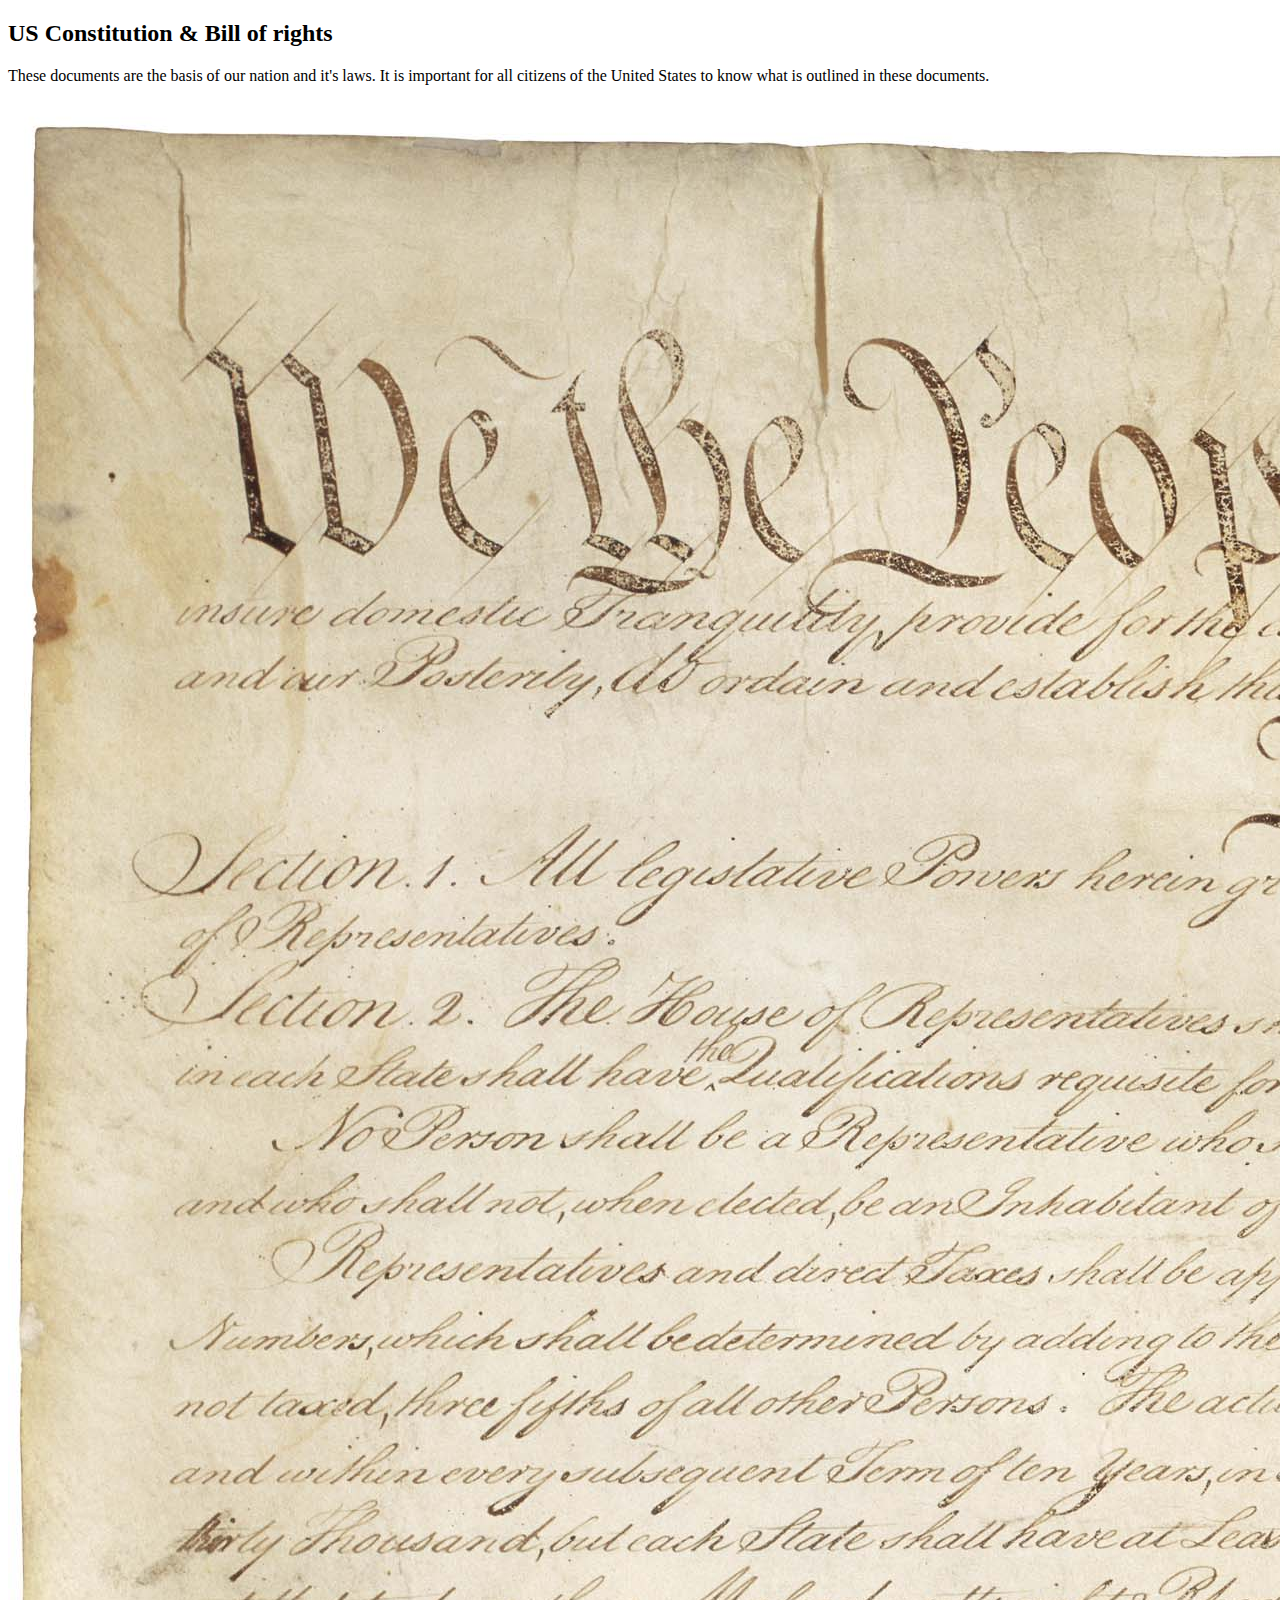
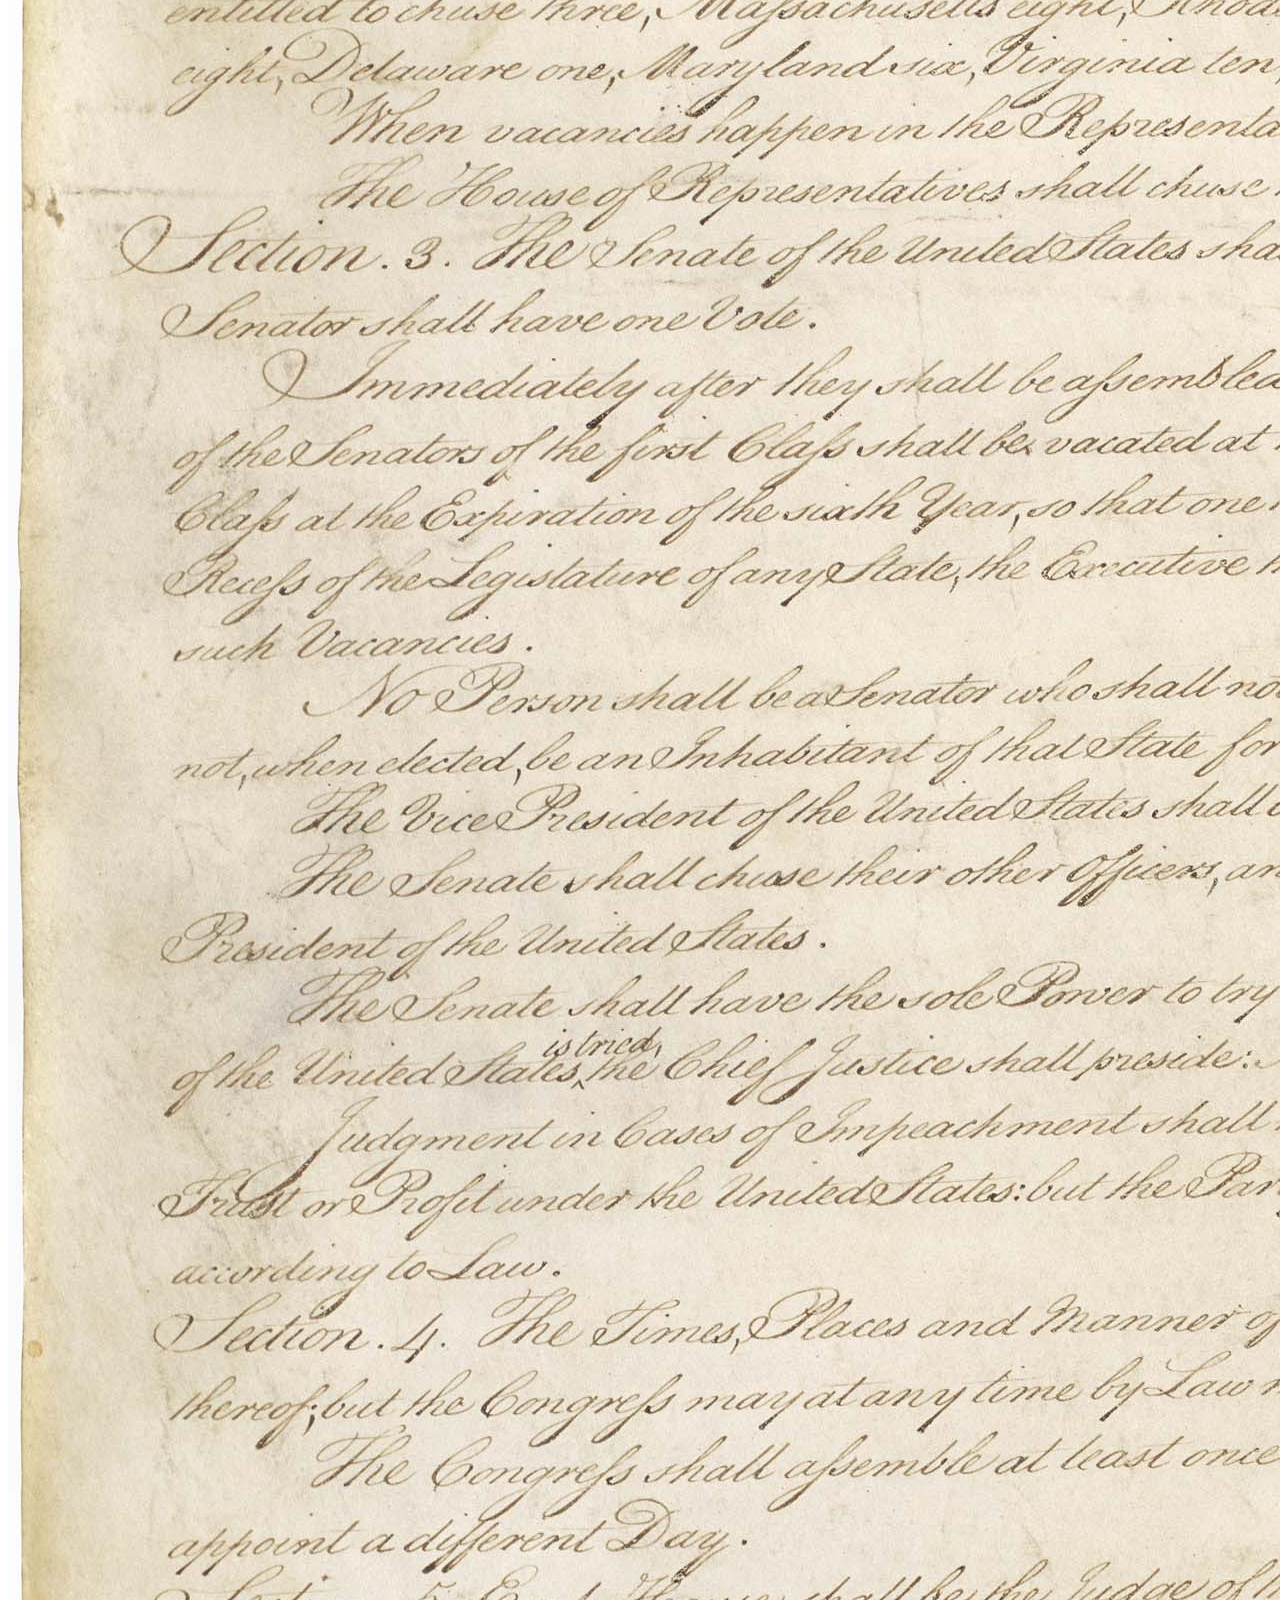
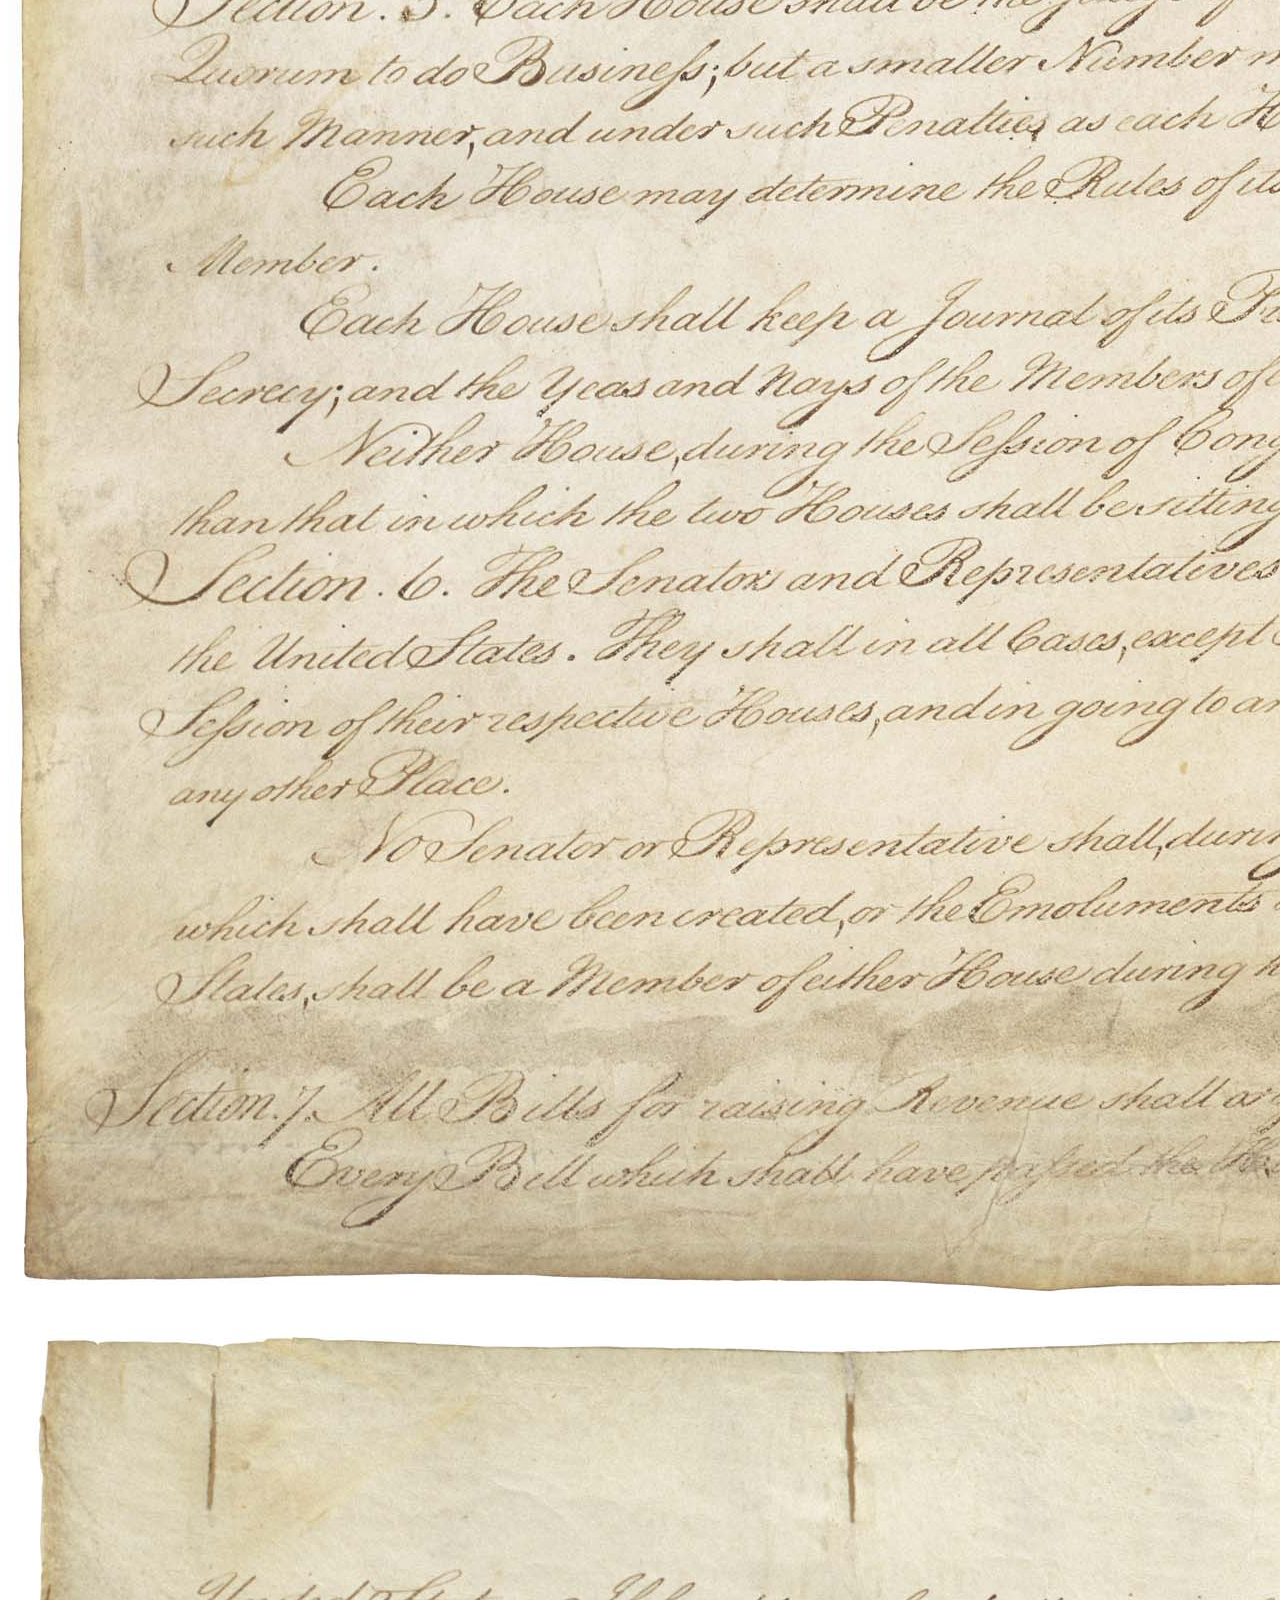
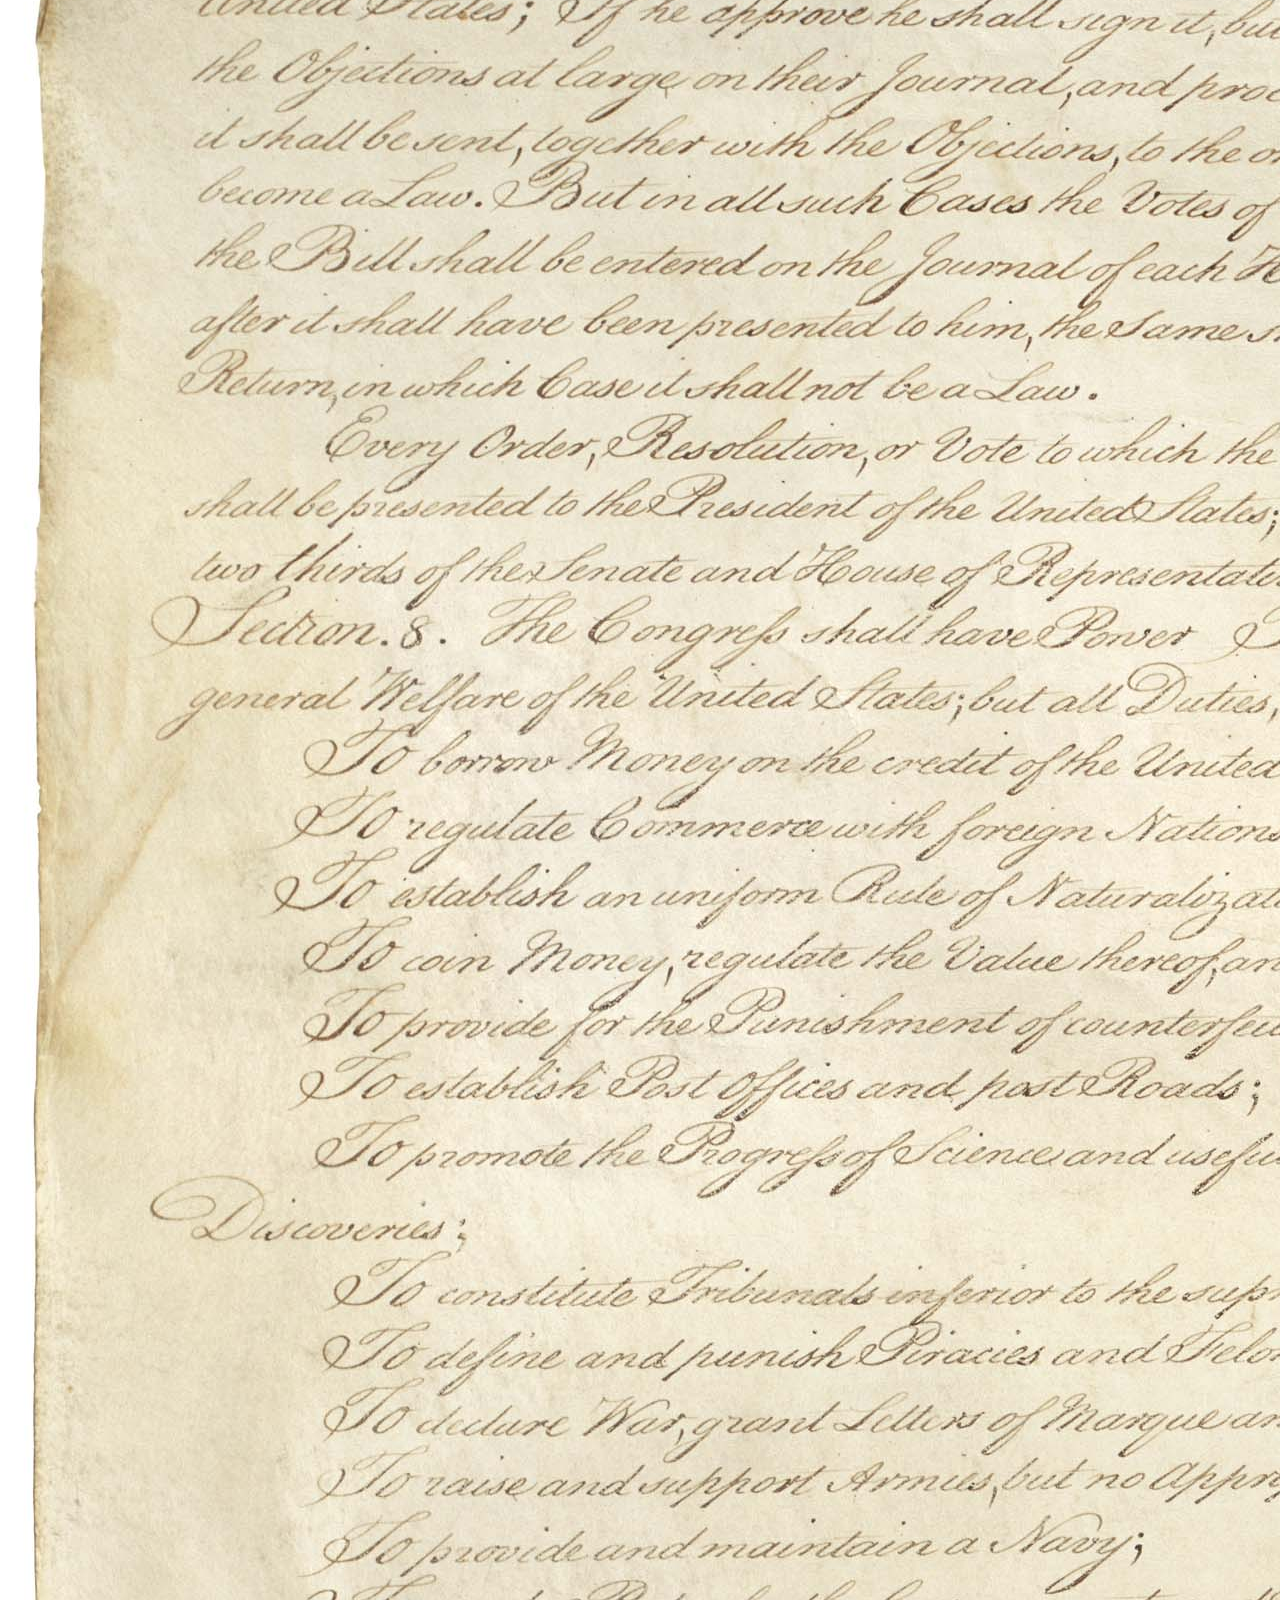
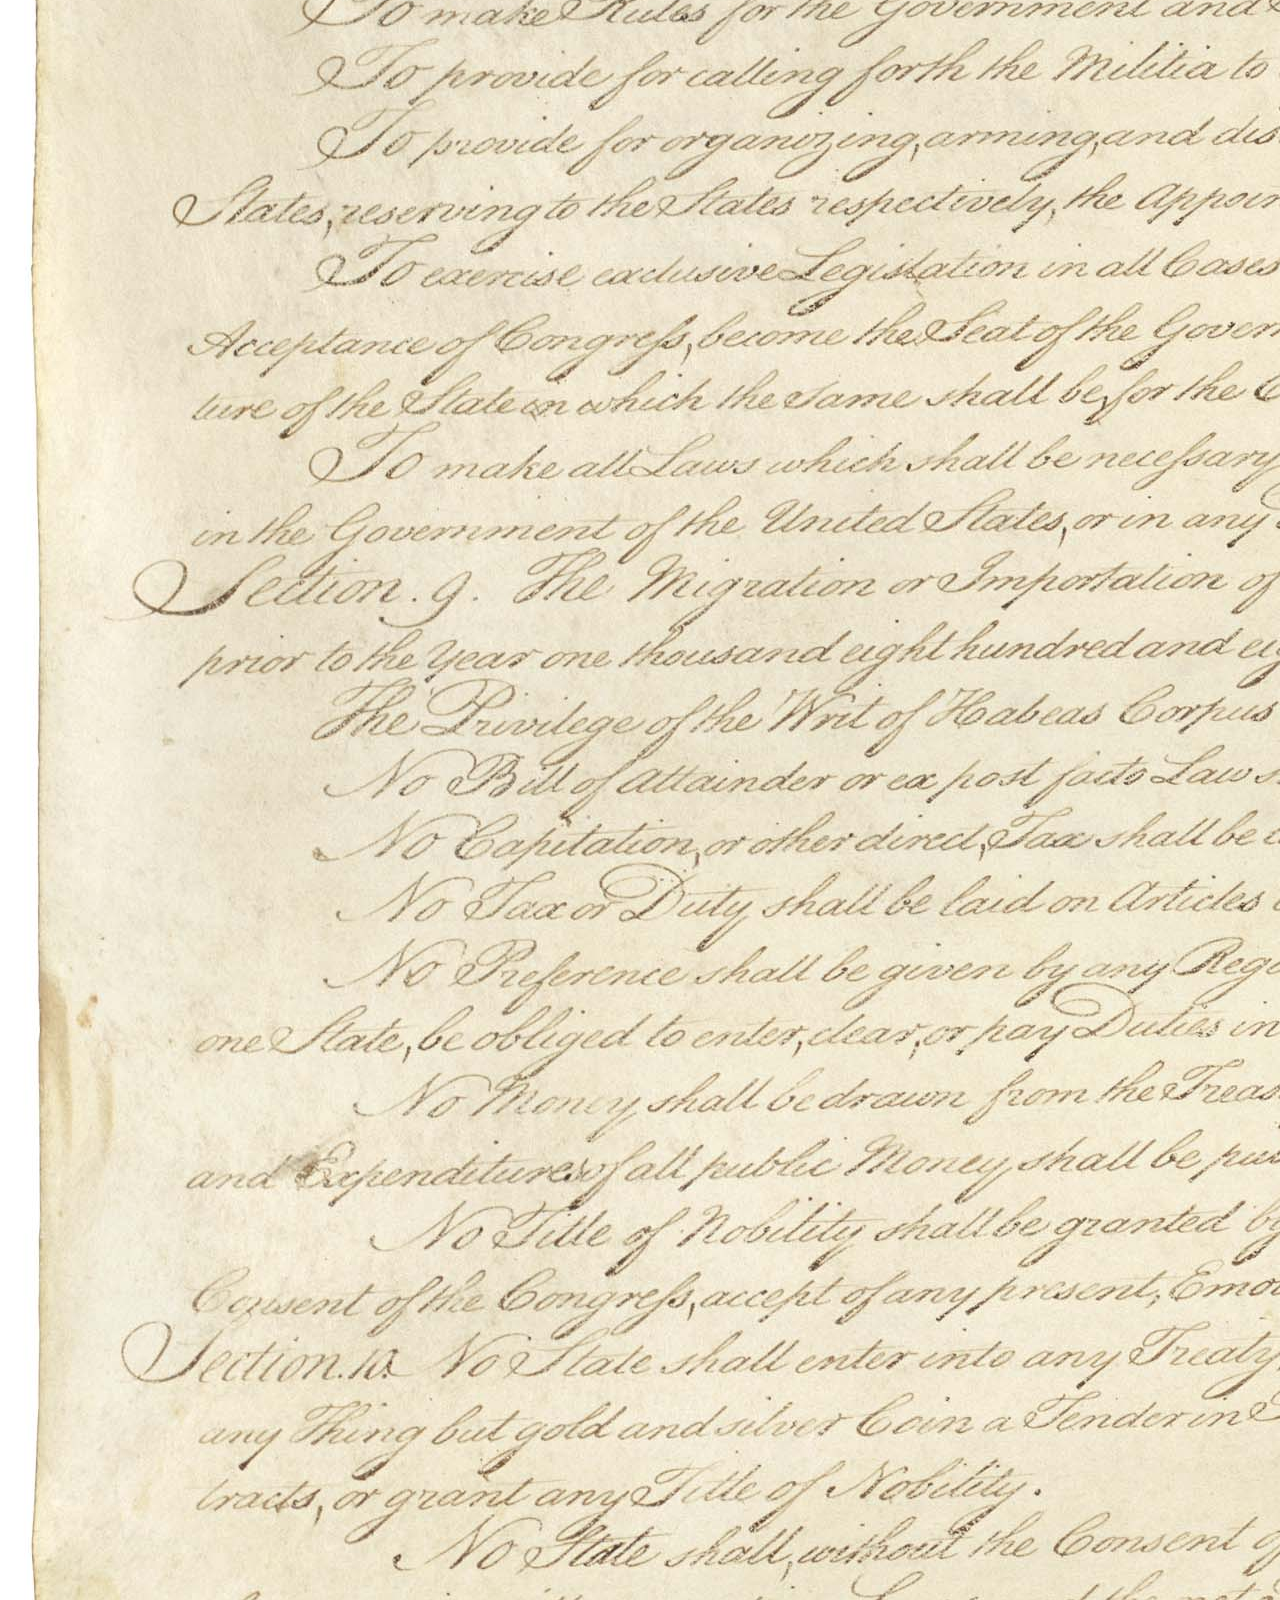
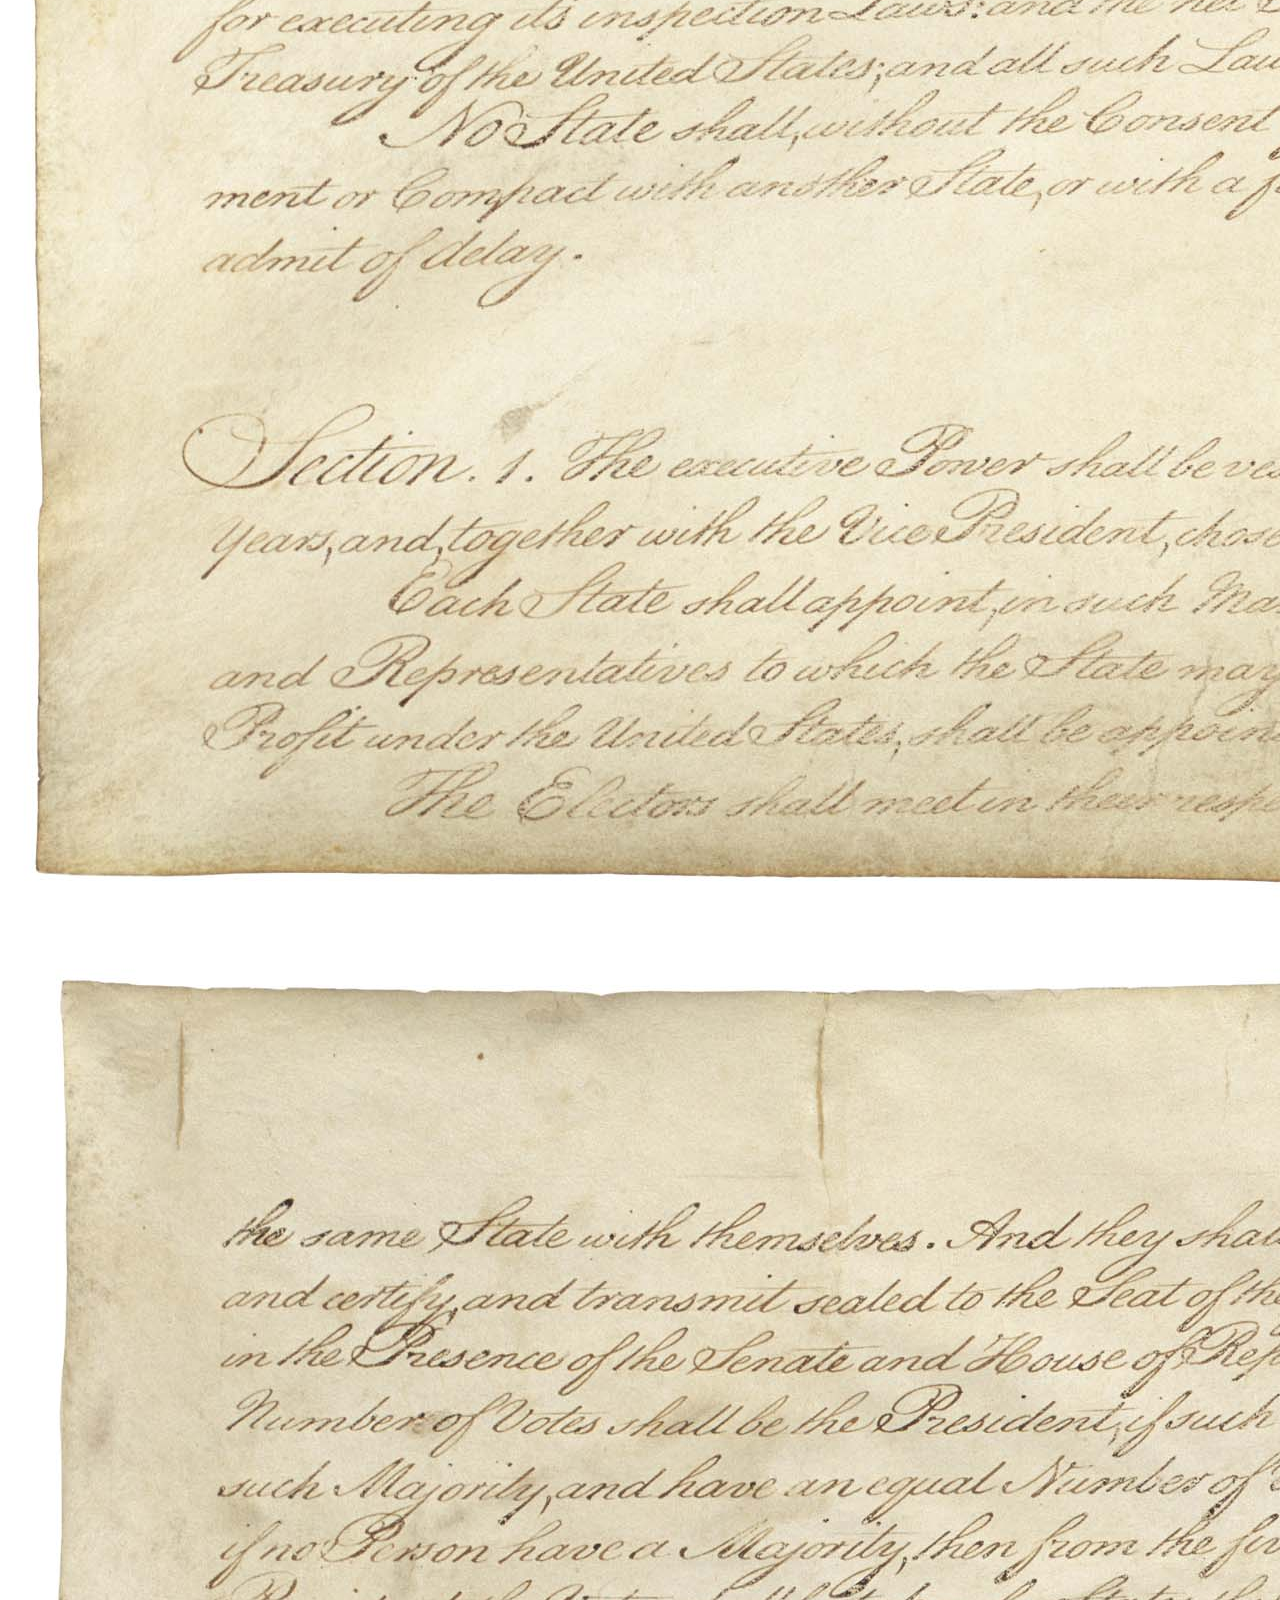
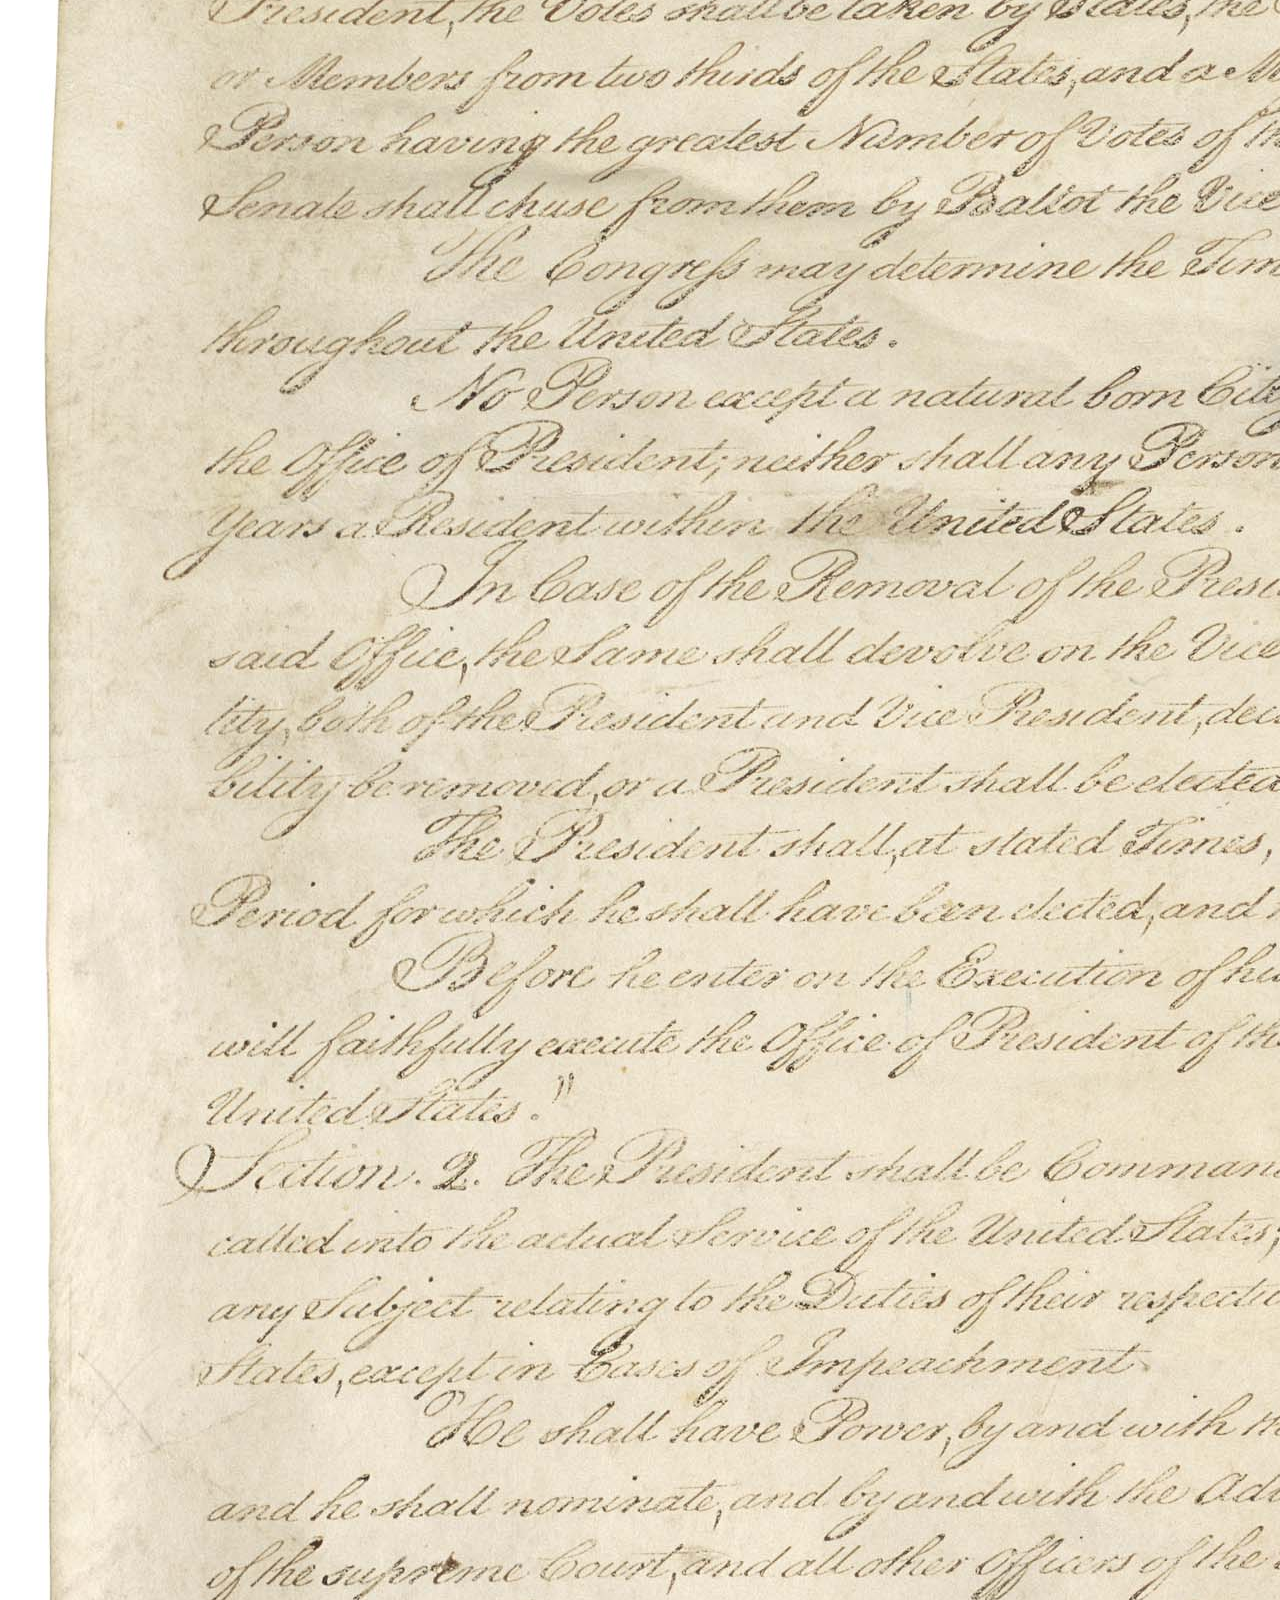
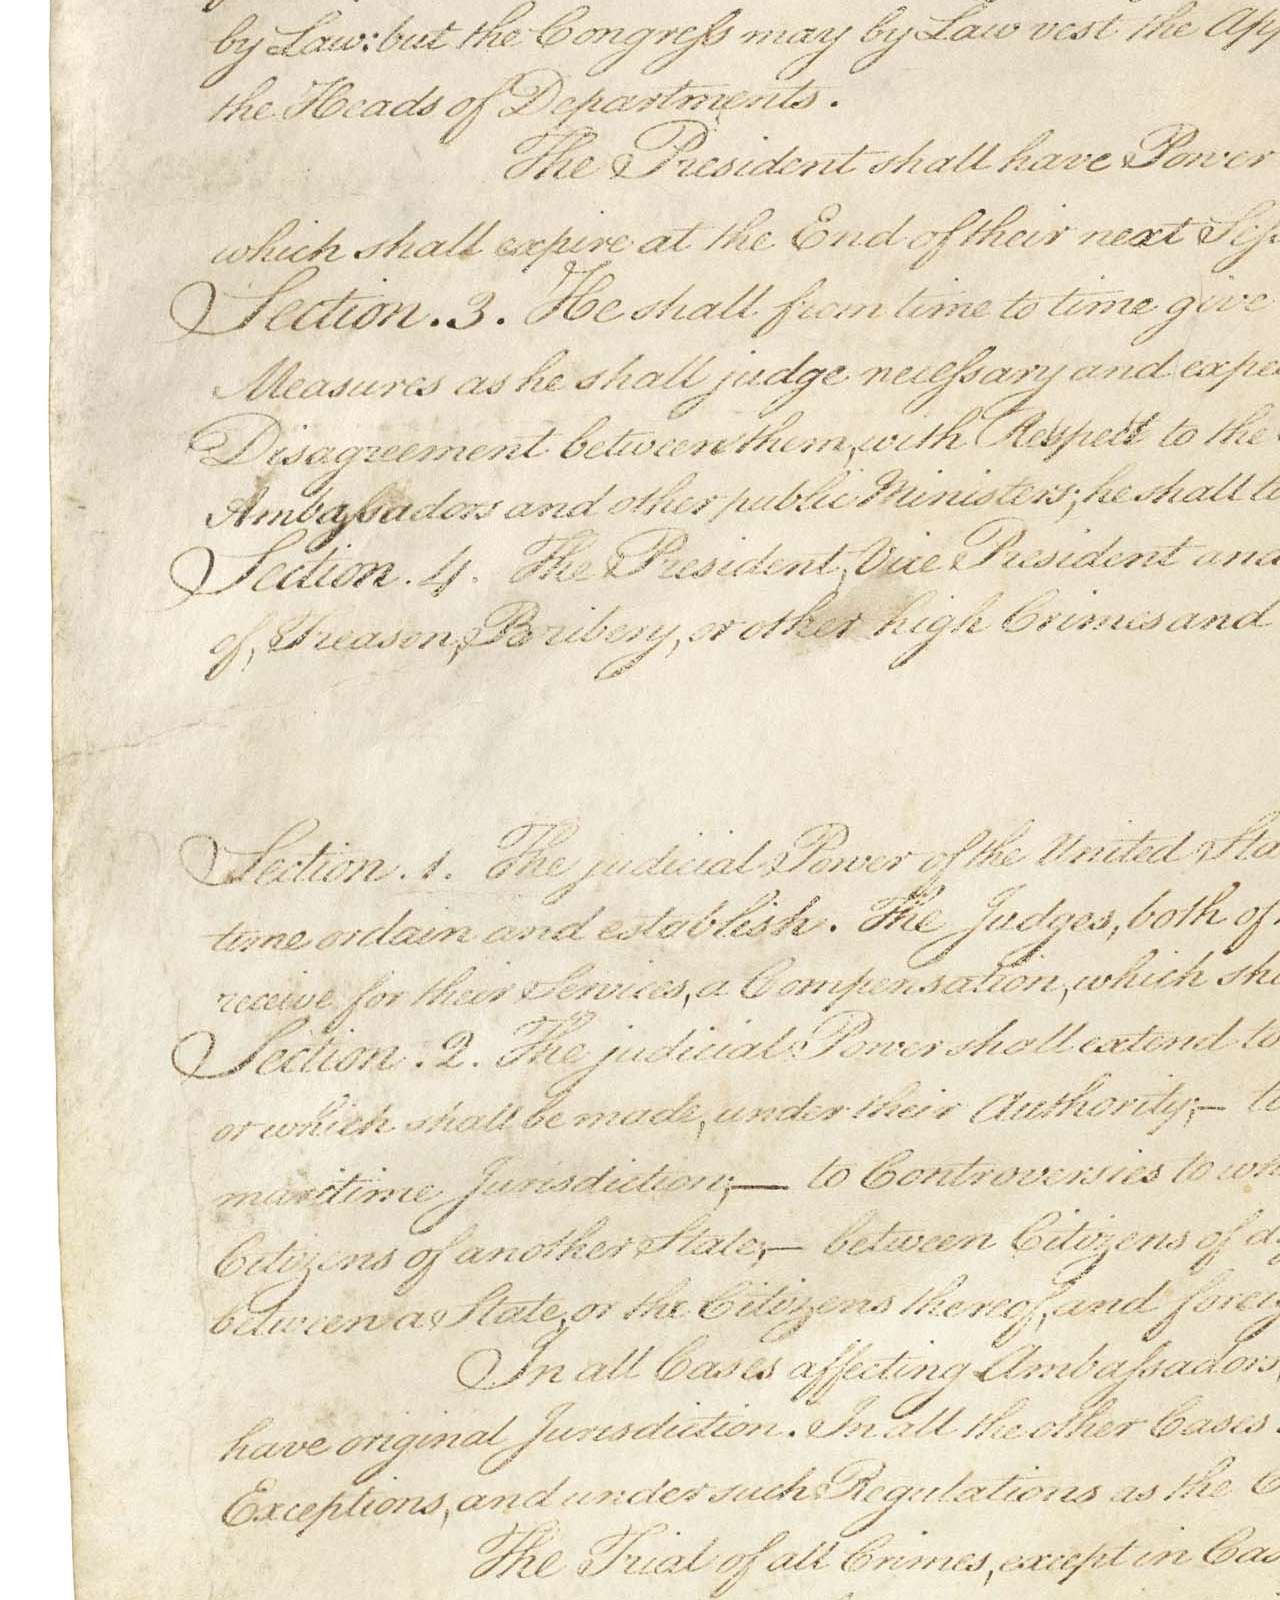
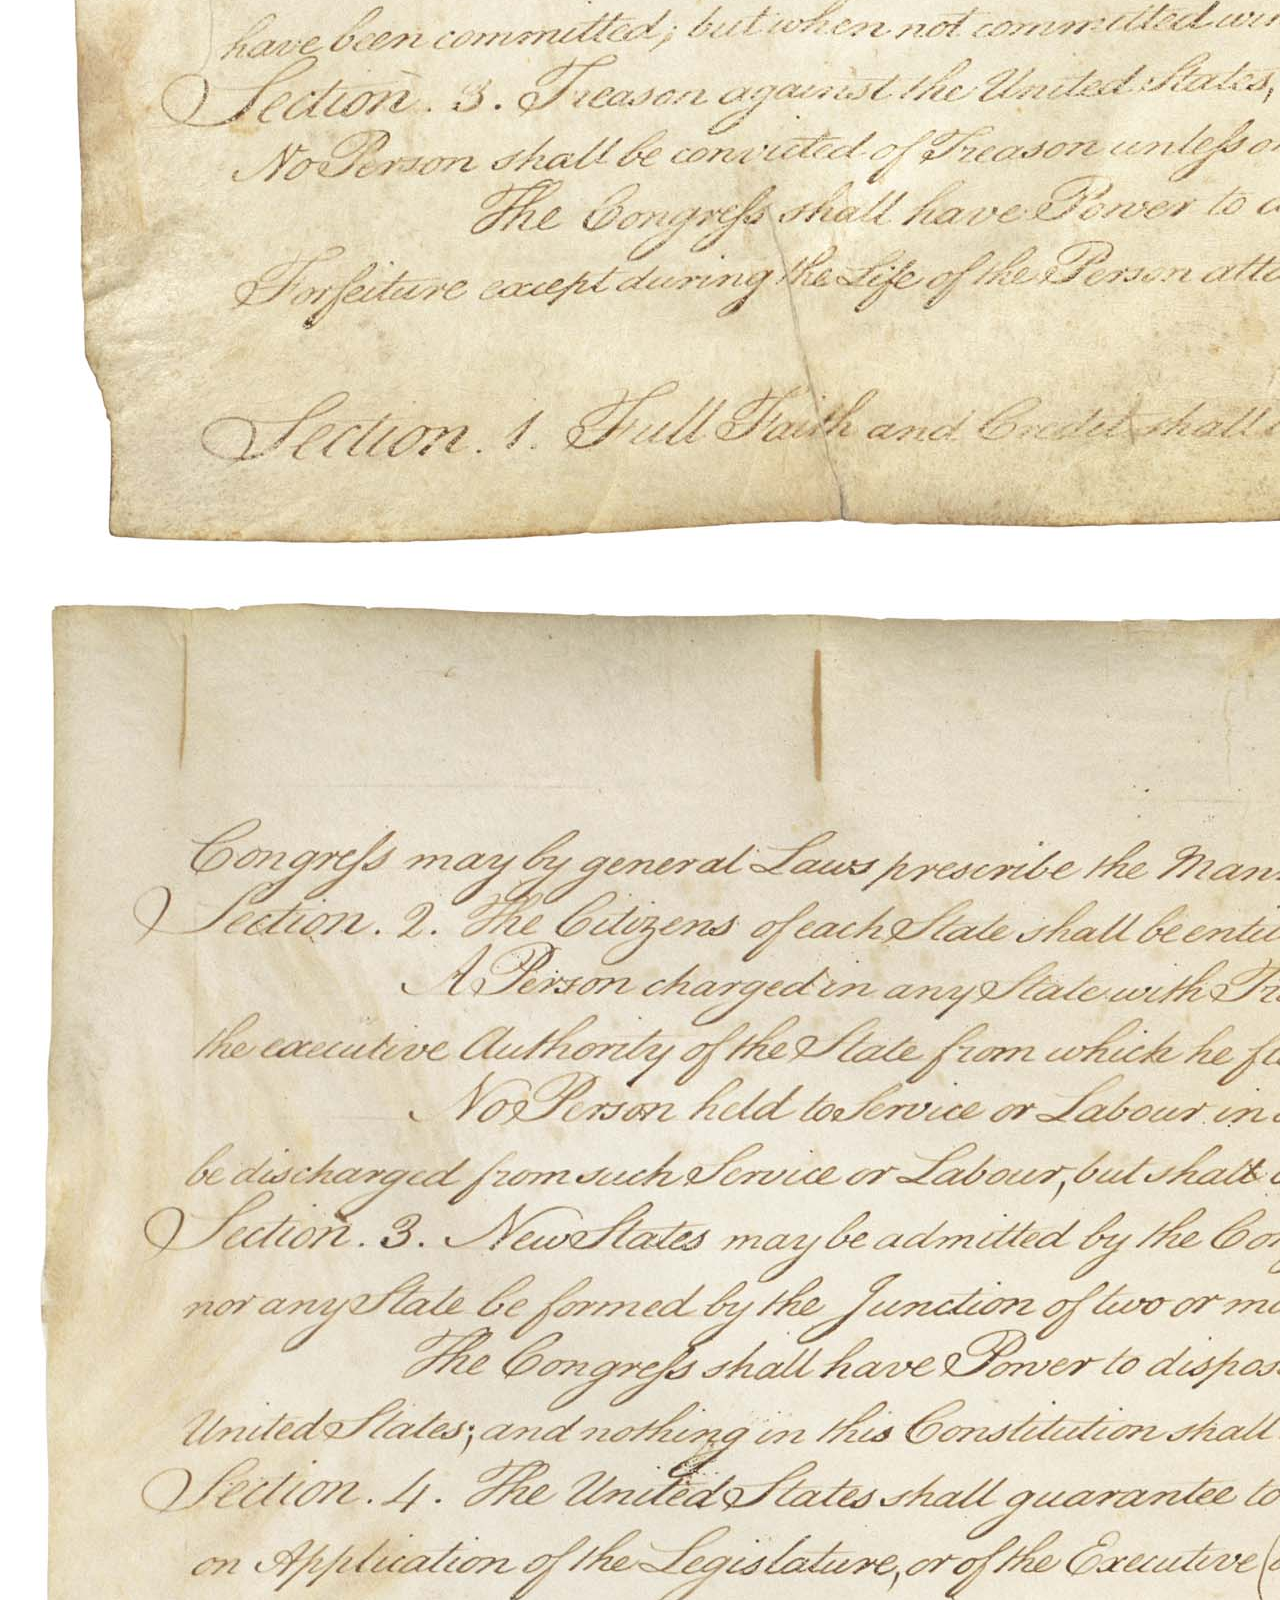
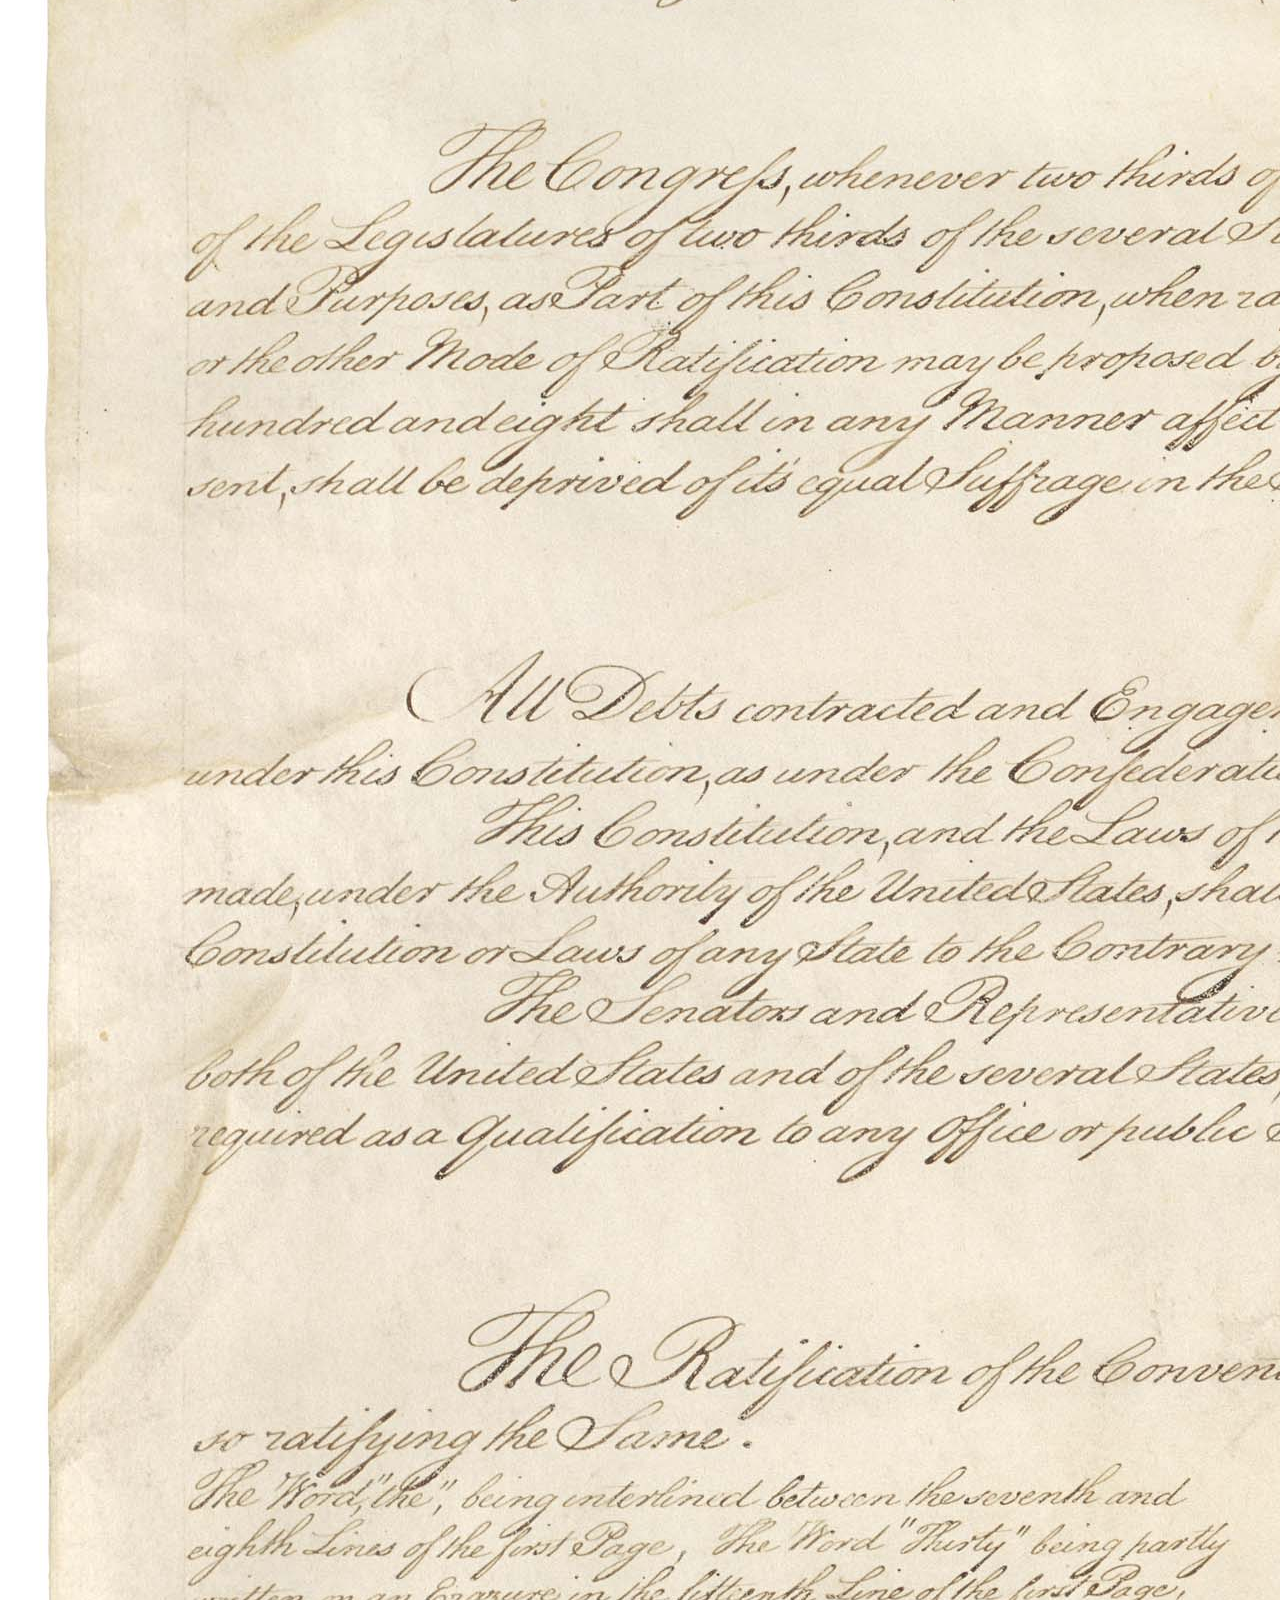
<file: USConstitution.html>
<!DOCTYPE html>
<html lang="en" xmlns="http://www.w3.org/1999/xhtml">
    <head>
        <meta charset="utf-8" />
        <link rel="stylesheet" href="Global/style.css" />
        <script src="Global/functions.js"></script>
        <script defer src="Global/script.js"></script>
        <title>The Watchers | Founding Documents</title>
    </head>
    <body>
        <header>
            <logotype></logotype>
            <nav>
            </nav>
        </header>

        <h2>US Constitution & Bill of rights</h2>
        <div>
            <p>These documents are the basis of our nation and it's laws. It is important for all citizens of the United States to know what is outlined in these documents.</p>

            <img class="document" src="US Constitution\Constitution Page1.jpg" />

            <img class="document" src="US Constitution\Constitution Page2.jpg" />

            <img class="document" src="US Constitution\Constitution Page3.jpg" />

            <img class="document" src="US Constitution\Constitution Page4.jpg" />

            <img class="document" src="US Constitution\Bill of Rights 1-10.jpg" />
        </div>

        <h2>Transcription</h2>
        <p><b>We the People</b> of the United States, in Order to form a more perfect Union, establish Justice, insure domestic Tranquility, provide for the common defence, promote the general Welfare, and secure the Blessings of Liberty to ourselves and our Posterity, do ordain and establish this Constitution for the United States of America.</p>

        <h3>Article 1</h3>
        <hr />
        <div>
            <h4>Section 1</h4>
            <div>
                <p>All legislative Powers herein granted shall be vested in a Congress of the United States, which shall consist of a Senate and House of Representatives.</p>
            </div>

            <h4>Section 2</h4>
            <div>
                <p>The House of Representatives shall be composed of Members chosen every second Year by the People of the several States, and the Electors in each State shall have the Qualifications requisite for Electors of the most numerous Branch of the State Legislature.</p>

                <p>No Person shall be a Representative who shall not have attained to the Age of twenty five Years, and been seven Years a Citizen of the United States, and who shall not, when elected, be an Inhabitant of that State in which he shall be chosen.</p>

                <p>Representatives and direct Taxes shall be apportioned among the several States which may be included within this Union, according to their respective Numbers, which shall be determined by adding to the whole Number of free Persons, including those bound to Service for a Term of Years, and excluding Indians not taxed, three fifths of all other Persons. The actual Enumeration shall be made within three Years after the first Meeting of the Congress of the United States, and within every subsequent Term of ten Years, in such Manner as they shall by Law direct. The Number of Representatives shall not exceed one for every thirty Thousand, but each State shall have at Least one Representative; and until such enumeration shall be made, the State of New Hampshire shall be entitled to chuse three, Massachusetts eight, Rhode-Island and Providence Plantations one, Connecticut five, New-York six, New Jersey four, Pennsylvania eight, Delaware one, Maryland six, Virginia ten, North Carolina five, South Carolina five, and Georgia three.</p>

                <p>When vacancies happen in the Representation from any State, the Executive Authority thereof shall issue Writs of Election to fill such Vacancies.</p>

                <p>The House of Representatives shall chuse their Speaker and other Officers; and shall have the sole Power of Impeachment.</p>
            </div>

            <h4>Section 3</h4>
            <div>
                <p>The Senate of the United States shall be composed of two Senators from each State, chosen by the Legislature thereof, for six Years; and each Senator shall have one Vote.</p>

                <p>Immediately after they shall be assembled in Consequence of the first Election, they shall be divided as equally as may be into three Classes. The Seats of the Senators of the first Class shall be vacated at the Expiration of the second Year, of the second Class at the Expiration of the fourth Year, and of the third Class at the Expiration of the sixth Year, so that one third may be chosen every second Year; and if Vacancies happen by Resignation, or otherwise, during the Recess of the Legislature of any State, the Executive thereof may make temporary Appointments until the next Meeting of the Legislature, which shall then fill such Vacancies.</p>

                <p>No Person shall be a Senator who shall not have attained to the Age of thirty Years, and been nine Years a Citizen of the United States, and who shall not, when elected, be an Inhabitant of that State for which he shall be chosen.</p>

                <p>The Vice President of the United States shall be President of the Senate, but shall have no Vote, unless they be equally divided.</p>

                <p>The Senate shall chuse their other Officers, and also a President pro tempore, in the Absence of the Vice President, or when he shall exercise the Office of President of the United States.</p>

                <p>The Senate shall have the sole Power to try all Impeachments. When sitting for that Purpose, they shall be on Oath or Affirmation. When the President of the United States is tried, the Chief Justice shall preside: And no Person shall be convicted without the Concurrence of two thirds of the Members present.</p>

                <p>Judgment in Cases of Impeachment shall not extend further than to removal from Office, and disqualification to hold and enjoy any Office of honor, Trust or Profit under the United States: but the Party convicted shall nevertheless be liable and subject to Indictment, Trial, Judgment and Punishment, according to Law.</p>
            </div>

            <h4>Section 4</h4>
            <div>
                <p>The Times, Places and Manner of holding Elections for Senators and Representatives, shall be prescribed in each State by the Legislature thereof; but the Congress may at any time by Law make or alter such Regulations, except as to the Places of chusing Senators.</p>

                <p>The Congress shall assemble at least once in every Year, and such Meeting shall be on the first Monday in December, unless they shall by Law appoint a different Day.</p>
            </div>

            <h4>Section 5</h4>
            <div>
                <p>Each House shall be the Judge of the Elections, Returns and Qualifications of its own Members, and a Majority of each shall constitute a Quorum to do Business; but a smaller Number may adjourn from day to day, and may be authorized to compel the Attendance of absent Members, in such Manner, and under such Penalties as each House may provide.</p>

                <p>Each House may determine the Rules of its Proceedings, punish its Members for disorderly Behaviour, and, with the Concurrence of two thirds, expel a Member.</p>

                <p>Each House shall keep a Journal of its Proceedings, and from time to time publish the same, excepting such Parts as may in their Judgment require Secrecy; and the Yeas and Nays of the Members of either House on any question shall, at the Desire of one fifth of those Present, be entered on the Journal.</p>

                <p>Neither House, during the Session of Congress, shall, without the Consent of the other, adjourn for more than three days, nor to any other Place than that in which the two Houses shall be sitting.</p>
            </div>

            <h4>Section 6</h4>
            <div>
                <p>The Senators and Representatives shall receive a Compensation for their Services, to be ascertained by Law, and paid out of the Treasury of the United States. They shall in all Cases, except Treason, Felony and Breach of the Peace, be privileged from Arrest during their Attendance at the Session of their respective Houses, and in going to and returning from the same; and for any Speech or Debate in either House, they shall not be questioned in any other Place.</p>

                <p>No Senator or Representative shall, during the Time for which he was elected, be appointed to any civil Office under the Authority of the United States, which shall have been created, or the Emoluments whereof shall have been encreased during such time; and no Person holding any Office under the United States, shall be a Member of either House during his Continuance in Office.</p>
            </div>

            <h4>Section 7</h4>
            <div>
                <p>All Bills for raising Revenue shall originate in the House of Representatives; but the Senate may propose or concur with Amendments as on other Bills.</p>

                <p>Every Bill which shall have passed the House of Representatives and the Senate, shall, before it become a Law, be presented to the President of the United States; If he approve he shall sign it, but if not he shall return it, with his Objections to that House in which it shall have originated, who shall enter the Objections at large on their Journal, and proceed to reconsider it. If after such Reconsideration two thirds of that House shall agree to pass the Bill, it shall be sent, together with the Objections, to the other House, by which it shall likewise be reconsidered, and if approved by two thirds of that House, it shall become a Law. But in all such Cases the Votes of both Houses shall be determined by yeas and Nays, and the Names of the Persons voting for and against the Bill shall be entered on the Journal of each House respectively. If any Bill shall not be returned by the President within ten Days (Sundays excepted) after it shall have been presented to him, the Same shall be a Law, in like Manner as if he had signed it, unless the Congress by their Adjournment prevent its Return, in which Case it shall not be a Law.</p>

                <p>Every Order, Resolution, or Vote to which the Concurrence of the Senate and House of Representatives may be necessary (except on a question of Adjournment) shall be presented to the President of the United States; and before the Same shall take Effect, shall be approved by him, or being disapproved by him, shall be repassed by two thirds of the Senate and House of Representatives, according to the Rules and Limitations prescribed in the Case of a Bill.</p>
            </div>

            <h4>Section 8</h4>
            <div>
                <p>The Congress shall have Power To lay and collect Taxes, Duties, Imposts and Excises, to pay the Debts and provide for the common Defence and general Welfare of the United States; but all Duties, Imposts and Excises shall be uniform throughout the United States;</p>

                <p>To borrow Money on the credit of the United States;</p>

                <p>To regulate Commerce with foreign Nations, and among the several States, and with the Indian Tribes;</p>

                <p>To establish an uniform Rule of Naturalization, and uniform Laws on the subject of Bankruptcies throughout the United States;</p>

                <p>To coin Money, regulate the Value thereof, and of foreign Coin, and fix the Standard of Weights and Measures;</p>

                <p>To provide for the Punishment of counterfeiting the Securities and current Coin of the United States;</p>

                <p>To establish Post Offices and post Roads;</p>

                <p>To promote the Progress of Science and useful Arts, by securing for limited Times to Authors and Inventors the exclusive Right to their respective Writings and Discoveries;</p>

                <p>To constitute Tribunals inferior to the supreme Court;</p>

                <p>To define and punish Piracies and Felonies committed on the high Seas, and Offences against the Law of Nations;</p>

                <p>To declare War, grant Letters of Marque and Reprisal, and make Rules concerning Captures on Land and Water;</p>

                <p>To raise and support Armies, but no Appropriation of Money to that Use shall be for a longer Term than two Years;</p>

                <p>To provide and maintain a Navy;</p>

                <p>To make Rules for the Government and Regulation of the land and naval Forces;</p>

                <p>To provide for calling forth the Militia to execute the Laws of the Union, suppress Insurrections and repel Invasions;</p>

                <p>To provide for organizing, arming, and disciplining, the Militia, and for governing such Part of them as may be employed in the Service of the United States, reserving to the States respectively, the Appointment of the Officers, and the Authority of training the Militia according to the discipline prescribed by Congress;</p>

                <p>To exercise exclusive Legislation in all Cases whatsoever, over such District (not exceeding ten Miles square) as may, by Cession of particular States, and the Acceptance of Congress, become the Seat of the Government of the United States, and to exercise like Authority over all Places purchased by the Consent of the Legislature of the State in which the Same shall be, for the Erection of Forts, Magazines, Arsenals, dock-Yards, and other needful Buildings;</p>

                <p>—And To make all Laws which shall be necessary and proper for carrying into Execution the foregoing Powers, and all other Powers vested by this Constitution in the Government of the United States, or in any Department or Officer thereof.</p>

                <p></p>

                <p></p>
            </div>

            <h4>Section 9</h4>
            <div>
                <p>The Migration or Importation of such Persons as any of the States now existing shall think proper to admit, shall not be prohibited by the Congress prior to the Year one thousand eight hundred and eight, but a Tax or duty may be imposed on such Importation, not exceeding ten dollars for each Person.</p>

                <p>The Privilege of the Writ of Habeas Corpus shall not be suspended, unless when in Cases of Rebellion or Invasion the public Safety may require it.</p>

                <p>No Bill of Attainder or ex post facto Law shall be passed.</p>

                <p>No Capitation, or other direct, Tax shall be laid, unless in Proportion to the Census or enumeration herein before directed to be taken.</p>

                <p>No Tax or Duty shall be laid on Articles exported from any State.</p>

                <p>No Preference shall be given by any Regulation of Commerce or Revenue to the Ports of one State over those of another: nor shall Vessels bound to, or from, one State, be obliged to enter, clear, or pay Duties in another.</p>

                <p>No Money shall be drawn from the Treasury, but in Consequence of Appropriations made by Law; and a regular Statement and Account of the Receipts and Expenditures of all public Money shall be published from time to time.</p>

                <p>No Title of Nobility shall be granted by the United States: And no Person holding any Office of Profit or Trust under them, shall, without the Consent of the Congress, accept of any present, Emolument, Office, or Title, of any kind whatever, from any King, Prince, or foreign State.</p>
            </div>

            <h4>Section 10</h4>
            <div>
                <p>No State shall enter into any Treaty, Alliance, or Confederation; grant Letters of Marque and Reprisal; coin Money; emit Bills of Credit; make any Thing but gold and silver Coin a Tender in Payment of Debts; pass any Bill of Attainder, ex post facto Law, or Law impairing the Obligation of Contracts, or grant any Title of Nobility.</p>

                <p>No State shall, without the Consent of the Congress, lay any Imposts or Duties on Imports or Exports, except what may be absolutely necessary for executing it's inspection Laws: and the net Produce of all Duties and Imposts, laid by any State on Imports or Exports, shall be for the Use of the Treasury of the United States; and all such Laws shall be subject to the Revision and Controul of the Congress.</p>

                <p>No State shall, without the Consent of Congress, lay any Duty of Tonnage, keep Troops, or Ships of War in time of Peace, enter into any Agreement or Compact with another State, or with a foreign Power, or engage in War, unless actually invaded, or in such imminent Danger as will not admit of delay.</p>
            </div>
        </div>

        <h3>Article 2</h3>
        <hr />
        <div>
            <h4>Section 1</h4>
            <div>
                <p>The executive Power shall be vested in a President of the United States of America. He shall hold his Office during the Term of four Years, and, together with the Vice President, chosen for the same Term, be elected, as follows</p>
            
                <p>Each State shall appoint, in such Manner as the Legislature thereof may direct, a Number of Electors, equal to the whole Number of Senators and Representatives to which the State may be entitled in the Congress: but no Senator or Representative, or Person holding an Office of Trust or Profit under the United States, shall be appointed an Elector.</p>
                
                <p>The Electors shall meet in their respective States, and vote by Ballot for two Persons, of whom one at least shall not be an Inhabitant of the same State with themselves. And they shall make a List of all the Persons voted for, and of the Number of Votes for each; which List they shall sign and certify, and transmit sealed to the Seat of the Government of the United States, directed to the President of the Senate. The President of the Senate shall, in the Presence of the Senate and House of Representatives, open all the Certificates, and the Votes shall then be counted. The Person having the greatest Number of Votes shall be the President, if such Number be a Majority of the whole Number of Electors appointed; and if there be more than one who have such Majority, and have an equal Number of Votes, then the House of Representatives shall immediately chuse by Ballot one of them for President; and if no Person have a Majority, then from the five highest on the List the said House shall in like Manner chuse the President. But in chusing the President, the Votes shall be taken by States, the Representation from each State having one Vote; A quorum for this Purpose shall consist of a Member or Members from two thirds of the States, and a Majority of all the States shall be necessary to a Choice. In every Case, after the Choice of the President, the Person having the greatest Number of Votes of the Electors shall be the Vice President. But if there should remain two or more who have equal Votes, the Senate shall chuse from them by Ballot the Vice President.</p>
            
                <p>The Congress may determine the Time of chusing the Electors, and the Day on which they shall give their Votes; which Day shall be the same throughout the United States.</p>
            
                <p>No Person except a natural born Citizen, or a Citizen of the United States, at the time of the Adoption of this Constitution, shall be eligible to the Office of President; neither shall any Person be eligible to that Office who shall not have attained to the Age of thirty five Years, and been fourteen Years a Resident within the United States.</p>

                <p>In Case of the Removal of the President from Office, or of his Death, Resignation, or Inability to discharge the Powers and Duties of the said Office, the Same shall devolve on the Vice President, and the Congress may by Law provide for the Case of Removal, Death, Resignation or Inability, both of the President and Vice President, declaring what Officer shall then act as President, and such Officer shall act accordingly, until the Disability be removed, or a President shall be elected.</p>

                <p>The President shall, at stated Times, receive for his Services, a Compensation, which shall neither be encreased nor diminished during the Period for which he shall have been elected, and he shall not receive within that Period any other Emolument from the United States, or any of them.</p>

                <p>Before he enter on the Execution of his Office, he shall take the following Oath or Affirmation:—"I do solemnly swear (or affirm) that I will faithfully execute the Office of President of the United States, and will to the best of my Ability, preserve, protect and defend the Constitution of the United States."</p>
            </div>

            <h4>Section 2</h4>
            <div>
                <p>The President shall be Commander in Chief of the Army and Navy of the United States, and of the Militia of the several States, when called into the actual Service of the United States; he may require the Opinion, in writing, of the principal Officer in each of the executive Departments, upon any Subject relating to the Duties of their respective Offices, and he shall have Power to grant Reprieves and Pardons for Offences against the United States, except in Cases of Impeachment.</p>
            
                <p></p>
            </div>
        </div>



        <hr />
        <b>More coming soon</b>
    </body>
</html>
</file>
<file: Global/style.css>
body {

}
</file>
